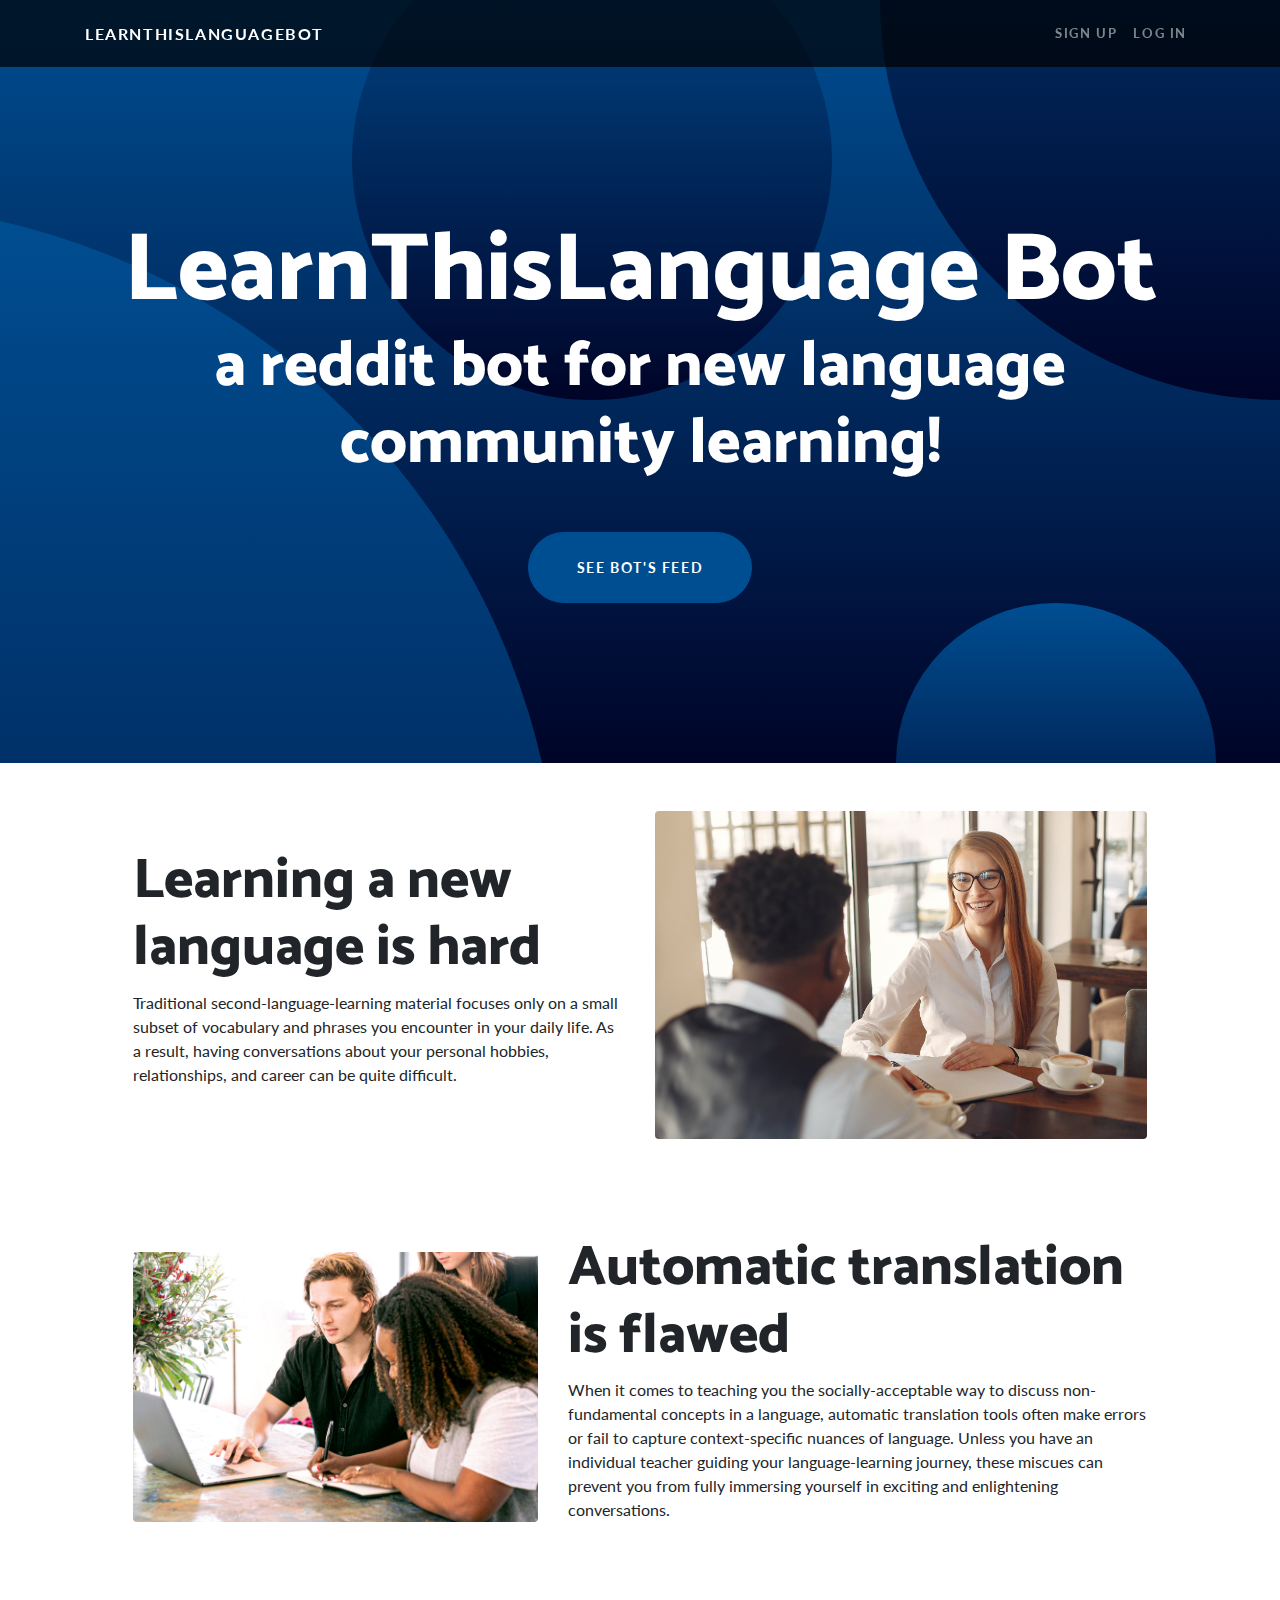
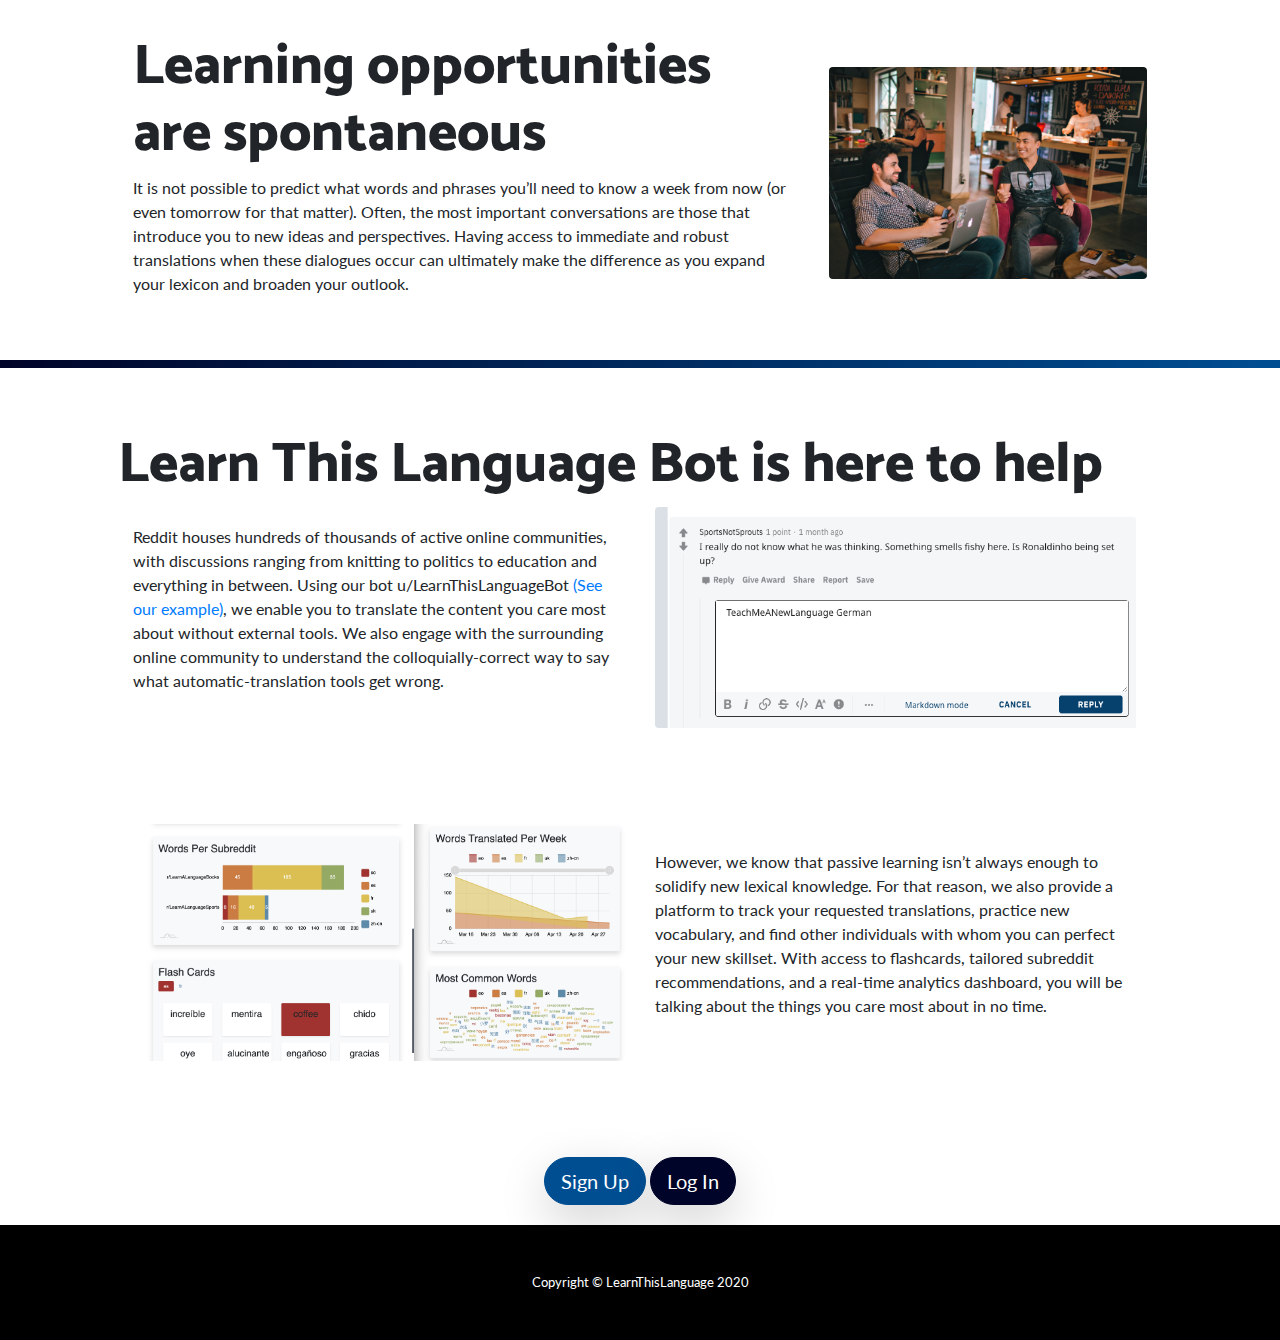
<file: templates/landing_page.html>
<!DOCTYPE html>
<html lang="en">
<head>
    <meta charset="UTF-8">
    <meta name="viewport" content="width=device-width, initial-scale=1, shrink-to-fit=no">
    <title>Learn This Language</title>


    <!-- Bootstrap 4 -->
    <link rel="stylesheet" href="https://stackpath.bootstrapcdn.com/bootstrap/4.4.1/css/bootstrap.min.css" integrity="sha384-Vkoo8x4CGsO3+Hhxv8T/Q5PaXtkKtu6ug5TOeNV6gBiFeWPGFN9MuhOf23Q9Ifjh" crossorigin="anonymous">
    <script src="https://code.jquery.com/jquery-3.4.1.slim.min.js" integrity="sha384-J6qa4849blE2+poT4WnyKhv5vZF5SrPo0iEjwBvKU7imGFAV0wwj1yYfoRSJoZ+n" crossorigin="anonymous"></script>
    <script src="https://cdn.jsdelivr.net/npm/popper.js@1.16.0/dist/umd/popper.min.js" integrity="sha384-Q6E9RHvbIyZFJoft+2mJbHaEWldlvI9IOYy5n3zV9zzTtmI3UksdQRVvoxMfooAo" crossorigin="anonymous"></script>
    <script src="https://stackpath.bootstrapcdn.com/bootstrap/4.4.1/js/bootstrap.min.js" integrity="sha384-wfSDF2E50Y2D1uUdj0O3uMBJnjuUD4Ih7YwaYd1iqfktj0Uod8GCExl3Og8ifwB6" crossorigin="anonymous"></script>


    <!-- Custom fonts for this template -->
    <link href="https://fonts.googleapis.com/css?family=Catamaran:100,200,300,400,500,600,700,800,900" rel="stylesheet">
    <link href="https://fonts.googleapis.com/css?family=Lato:100,100i,300,300i,400,400i,700,700i,900,900i" rel="stylesheet">

    <!-- Custom styles for this template -->
    <link href="/static/landing.css" rel="stylesheet">
</head>
<body>
    <!-- Navigation -->
    <nav class="navbar navbar-expand-lg navbar-dark navbar-custom fixed-top">
        <div class="container">
            <a class="navbar-brand" href="/">LearnThisLanguageBot</a>
            <button class="navbar-toggler" type="button" data-toggle="collapse" data-target="#navbarResponsive"
                    aria-controls="navbarResponsive" aria-expanded="false" aria-label="Toggle navigation">
                <span class="navbar-toggler-icon"></span>
            </button>
            <div class="collapse navbar-collapse" id="navbarResponsive">
                <ul class="navbar-nav ml-auto">
                    <li class="nav-item">
                        <a class="nav-link" href="/signup">Sign Up</a>
                    </li>
                    <li class="nav-item">
                        <a class="nav-link" href="/feed">Log In</a>
                    </li>
                </ul>
            </div>
        </div>
    </nav>

    <header class="masthead text-center text-white">
        <div class="masthead-content">
            <div class="container">
                <h1 class="masthead-heading mb-0">LearnThisLanguage Bot</h1>
                <h2 class="masthead-subheading mb-0">a reddit bot for new language community learning!</h2>
                <a href="/feed" class="btn btn-primary btn-xl rounded-pill mt-5">See Bot's Feed</a>
            </div>
        </div>
        <div class="bg-circle-1 bg-circle"></div>
        <div class="bg-circle-2 bg-circle"></div>
        <div class="bg-circle-3 bg-circle"></div>
        <div class="bg-circle-4 bg-circle"></div>
    </header>

    <section>
        <div class="container">
            <div class="row align-items-center p-5">
                <div class="col-lg-6 order-lg-2">
                    <div class="">
                        <img class="img-fluid rounded" src="/static/img/learning-hard.jpg" alt="">
                    </div>
                </div>
                <div class="col-lg-6 order-lg-1">
                    <div class="">
                        <h3 class="display-4">Learning a new language is hard</h3>
                        <p>Traditional second-language-learning material focuses only on a small subset of vocabulary and phrases you encounter in your daily life. As a result, having conversations about your personal hobbies, relationships, and career can be quite difficult.</p>
                    </div>
                </div>
            </div>
        </div>
    </section>

    <section>
        <div class="container">
            <div class="row align-items-center p-5">
                <div class="col-lg-5">
                    <div class="">
                        <img class="img-fluid rounded" src="/static/img/individual-learning.jpg" alt="">
                    </div>
                </div>
                <div class="col-lg-7">
                    <div class="">
                        <h3 class="display-4">Automatic translation is flawed</h3>
                        <p>When it comes to teaching you the socially-acceptable way to discuss non-fundamental concepts in a language, automatic translation tools often make errors or fail to capture context-specific nuances of language. Unless you have an individual teacher guiding your language-learning journey, these miscues can prevent you from fully immersing yourself in exciting and enlightening conversations.</p>
                    </div>
                </div>
            </div>
        </div>
    </section>

    <section>
        <div class="container">
            <div class="row align-items-center p-5">
                <div class="col-lg-4 order-lg-2">
                    <div class="">
                        <img class="img-fluid rounded" src="/static/img/spontaneous-conversation.jpg" alt="">
                    </div>
                </div>
                <div class="col-lg-8 order-lg-1">
                    <div class="">
                        <h3 class="display-4">Learning opportunities are spontaneous</h3>
                        <p>It is not possible to predict what words and phrases you’ll need to know a week from now (or even tomorrow for that matter). Often, the most important conversations are those that introduce you to new ideas and perspectives. Having access to immediate and robust translations when these dialogues occur can ultimately make the difference as you expand your lexicon and broaden your outlook.</p>
                    </div>
                </div>
            </div>
        </div>
    </section>

    <div class="separator"></div>

    <section>
        <div class="container">
            <div class="row align-items-center p-5">
                <h3 class="display-4">Learn This Language Bot is here to help</h3>
                <div class="col-lg-6 order-lg-2">
                    <div class="">
                        <img class="img-fluid rounded" src="/static/img/typing.png" alt="">
                    </div>
                </div>
                <div class="col-lg-6 order-lg-1">
                    <div class="">
                        <p>Reddit houses hundreds of thousands of active online communities, with discussions ranging from knitting to politics to education and everything in between. Using our bot u/LearnThisLanguageBot <a href="https://www.reddit.com/r/LearnALanguageBooks/comments/ff1bcc/woody_allens_book_pulled_after_publisher_walkout/fjuubgk?utm_source=share&utm_medium=web2x">(See our example)</a>, we enable you to translate the content you care most about without external tools. We also engage with the surrounding online community to understand the colloquially-correct way to say what automatic-translation tools get wrong. </p>
                    </div>
                </div>
            </div>
        </div>
    </section>

    <section>
        <div class="container">
            <div class="row align-items-center p-5">
                <div class="col-lg-6">
                    <div class="">
                        <img class="img-fluid rounded" src="/static/img/dashboard.png" alt="">
                    </div>
                </div>
                <div class="col-lg-6">
                    <div class="">
                        <p>However, we know that passive learning isn’t always enough to solidify new lexical knowledge. For that reason, we also provide a platform to track your requested translations, practice new vocabulary, and find other individuals with whom you can perfect your new skillset. With access to flashcards, tailored subreddit recommendations, and a real-time analytics dashboard, you will be talking about the things you care most about in no time.</p>
                    </div>
                </div>
            </div>
        </div>
    </section>

    <section class="bottom-section">
        <div class="container">
            <div class="row align-items-center justify-content-center">
                <div class="col-3 text-center">
                    <a href="/signup" class="btn btn-primary btn-lg rounded-pill mt-5 shadow-lg">Sign Up</a>
                    <a href="/feed" class="btn btn-secondary btn-lg rounded-pill mt-5 shadow-lg">Log In</a>
                </div>
            </div>
        </div>
    </section>



    <!-- Footer -->
    <footer class="py-5 bg-black">
        <div class="container">
            <p class="m-0 text-center text-white small">Copyright &copy; LearnThisLanguage 2020</p>
        </div>
        <!-- /.container -->
    </footer>

</body>
</html>
</file>
<file: static/landing.css>
/*!
 * Start Bootstrap - One Page Wonder v5.0.7 (https://startbootstrap.com/template-overviews/one-page-wonder)
 * Copyright 2013-2019 Start Bootstrap
 * Licensed under MIT (https://github.com/BlackrockDigital/startbootstrap-one-page-wonder/blob/master/LICENSE)
 */



body {
  font-family: 'Lato';
}


h1,
h2,
h3,
h4,
h5,
h6 {
  font-family: 'Catamaran';
  font-weight: 800 !important;
}

.btn-xl {
  text-transform: uppercase;
  padding: 1.5rem 3rem;
  font-size: 0.9rem;
  font-weight: 700;
  letter-spacing: 0.1rem;
}

.bg-black {
  background-color: #000 !important;
}

.rounded-pill {
  border-radius: 5rem;
}

.navbar-custom {
  padding-top: 1rem;
  padding-bottom: 1rem;
  background-color: rgba(0, 0, 0, 0.7);
}

.navbar-custom .navbar-brand {
  text-transform: uppercase;
  font-size: 1rem;
  letter-spacing: 0.1rem;
  font-weight: 700;
}

.navbar-custom .navbar-nav .nav-item .nav-link {
  text-transform: uppercase;
  font-size: 0.8rem;
  font-weight: 700;
  letter-spacing: 0.1rem;
}

header.masthead {
  position: relative;
  overflow: hidden;
  padding-top: calc(7rem + 72px);
  padding-bottom: 7rem;
  background: linear-gradient(0deg, #000428 0%, #004e92 100%);
  background-repeat: no-repeat;
  background-position: center center;
  background-attachment: scroll;
  background-size: cover;
}

.separator {
  min-height: 0.5rem;
  background: linear-gradient(90deg, #000428 0%, #004e92 100%);
  margin-bottom: 1rem;
}

header.masthead .masthead-content {
  z-index: 1;
  position: relative;
}

header.masthead .masthead-content .masthead-heading {
  font-size: 4rem;
}

header.masthead .masthead-content .masthead-subheading {
  font-size: 2rem;
}

header.masthead .bg-circle {
  z-index: 0;
  position: absolute;
  border-radius: 100%;
  background: linear-gradient(0deg, #000428 0%, #004e92 100%);
}

header.masthead .bg-circle-1 {
  height: 90rem;
  width: 90rem;
  bottom: -55rem;
  left: -55rem;
}

header.masthead .bg-circle-2 {
  height: 50rem;
  width: 50rem;
  top: -25rem;
  right: -25rem;
}

header.masthead .bg-circle-3 {
  height: 20rem;
  width: 20rem;
  bottom: -10rem;
  right: 5%;
}

header.masthead .bg-circle-4 {
  height: 30rem;
  width: 30rem;
  top: -5rem;
  right: 35%;
}

@media (min-width: 992px) {
  header.masthead {
    padding-top: calc(10rem + 55px);
    padding-bottom: 10rem;
  }
  header.masthead .masthead-content .masthead-heading {
    font-size: 6rem;
  }
  header.masthead .masthead-content .masthead-subheading {
    font-size: 4rem;
  }
}

.bg-primary {
  background-color: #004e92 !important;
}

.btn-primary {
  background-color: #004e92;
  border-color: #004e92;
}

.btn-primary:active, .btn-primary:focus, .btn-primary:hover {
  background-color: #003b6f !important;
  border-color: #003d72 !important;
}

.btn-primary:focus {
  box-shadow: 0 0 0 0.2rem rgba(0, 61, 114, 0.5);
}
.btn-secondary {
  background-color: #000428;
  border-color: #000428;
}

.btn-secondary:active, .btn-secondary:focus, .btn-secondary:hover {
  background-color: #000463 !important;
  border-color: #000463 !important;
}

.btn-secondary:focus {
  box-shadow: 0 0 0 0.2rem rgba(9, 0, 29, 0.5);
}

.bottom-section {
  padding-bottom: 20px;
}
</file>
